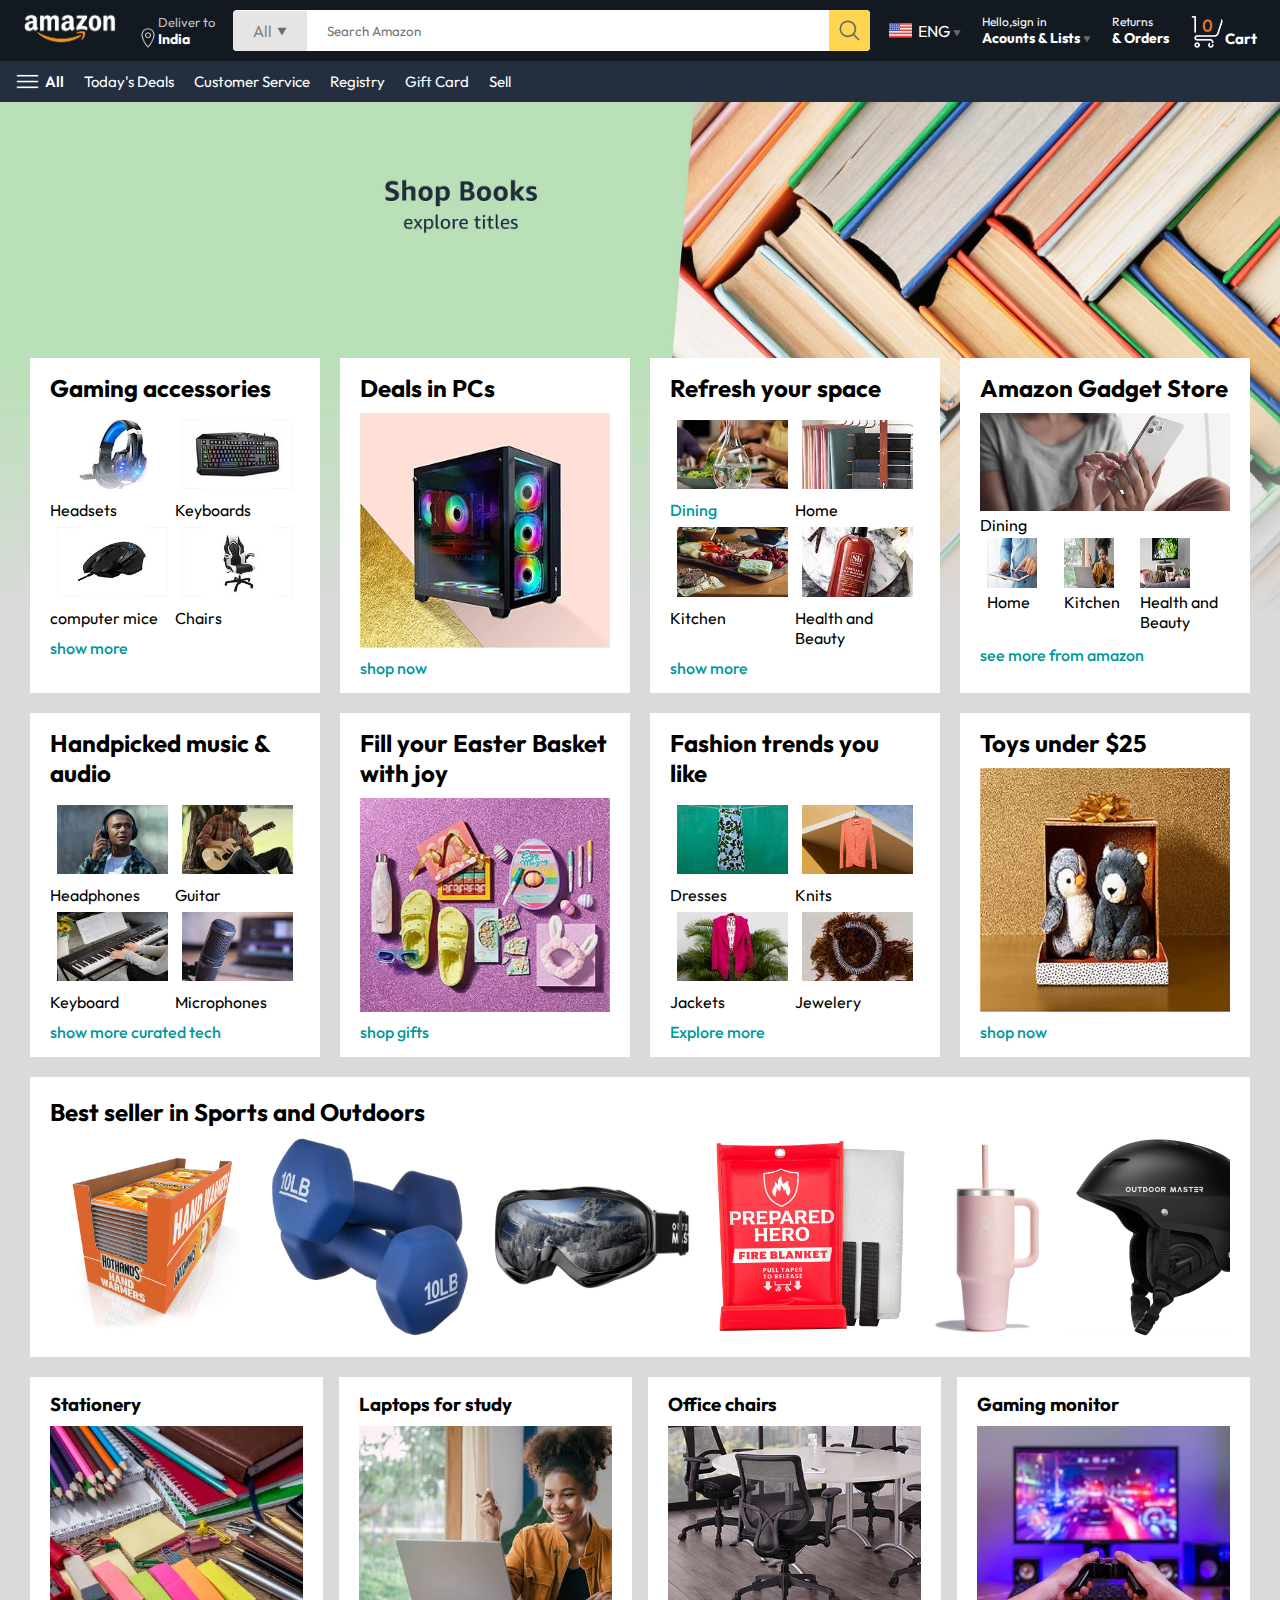
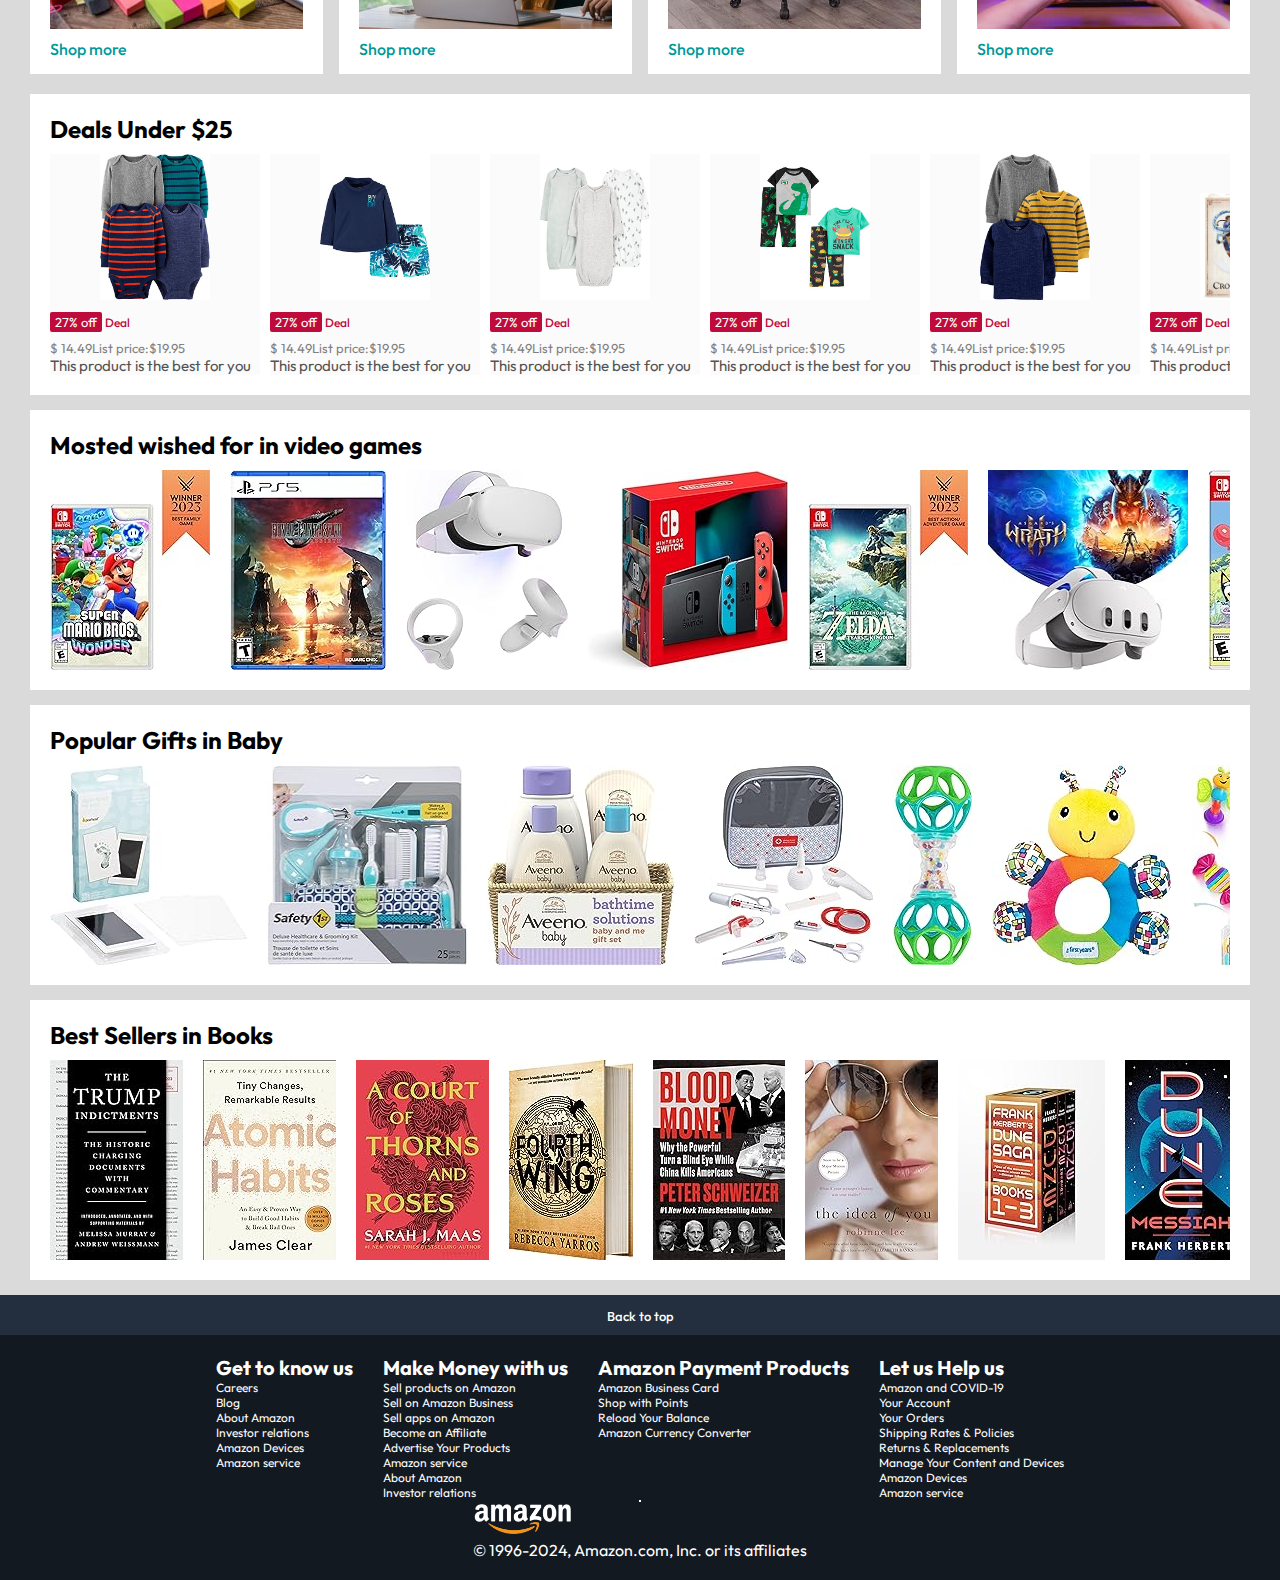
<file: index.html>
<!DOCTYPE html>
<html lang="en">
<head>
    <meta charset="UTF-8">
    <meta name="viewport" content="width=device-width, initial-scale=1.0">
    <title>Amazon Clone</title>
    <link rel="stylesheet" href="./styles.css">
    <link rel="preconnect" href="https://fonts.googleapis.com">
    <link rel="preconnect" href="https://fonts.gstatic.com" crossorigin>
    <link rel="stylesheet" href="https://cdnjs.cloudflare.com/ajax/libs/font-awesome/6.5.1/css/all.min.css" integrity="sha512-DTOQO9RWCH3ppGqcWaEA1BIZOC6xxalwEsw9c2QQeAIftl+Vegovlnee1c9QX4TctnWMn13TZye+giMm8e2LwA==" crossorigin="anonymous" referrerpolicy="no-referrer" />
    <link href="https://fonts.googleapis.com/css2?family=Outfit:wght@100..900&display=swap" rel="stylesheet">
</head>
<body>
    <nav class="nav-bar" id="top-layer">
        <a href="#"><img class="logo border" src="./images/amazon_logo.png" alt="logo"></a>
        <div class="location border">
            <img src="./images/location_icon.png">
            <div class="text">
                <p>Deliver to</p>
                <h1>India</h1>
            </div>   
        </div>
        <div class="nav-search">
            <div class="nav-search-catageory">
                <p>All</p>
                <img src="./images/dropdown_icon.png" alt="drop-down-img">
            </div>
            <input type="text" class="nav-search-text" placeholder="Search Amazon">
            <img src="./images/search_icon.png" class="nav-search-icon" alt="search-icon">
        </div>
        <div class="language border">
            <img src="./images/us_flag.png" alt="us_flag" class="flag">
            <p>ENG 
            <img src="./images/dropdown_icon.png" alt="drop-donw-img" class="drop-down-img"></p>
        </div>
        <div class="text1 border">
            <a href="./page02.html">
                <p>Hello,sign in</p>
                <h1>Acounts & Lists <img src="./images/dropdown_icon.png" alt="drop-donw-img" class="drop-down-img"></h1>
            </a>
        </div>
        <div class="text1 border">
            <a href="#">
                <p>Returns</p>
                <h1>& Orders</h1>
            </a>
        </div>
        <div class="cart border">
            <img src="./images/cart_icon.png" alt="cart_icon" class="cart-img">
            <div class="txt"><h5>Cart</h5></div>
        </div>
    </nav>
    <div class="nav-bottom">
        <div class="menu">
            <img src="./images/menu_icon.png" alt="menu_icon" class="menu_icon">
            <p>All</p>
        </div>
        <p>Today's Deals</p>
        <p>Customer Service</p>
        <p>Registry</p>
        <p>Gift Card</p>
        <p>Sell</p>
    </div>
    <div class="header">
        <a href="#" class="prev"><i class="fa-solid fa-less-than"></i></a>
        <a href="#" class="next"><i class="fa-solid fa-greater-than"></i></a>
        <ul>
            <img src="./images/header1.jpg" alt="header_img" class="header-img">
            <img src="./images/header2.jpg" alt="header_img" class="header-img">
            <img src="./images/header3.jpg" alt="header_img" class="header-img">
            <img src="./images/header4.jpg" alt="header_img" class="header-img">
            <img src="./images/header5.jpg" alt="header_img" class="header-img">
            <img src="./images/header6.jpg" alt="header_img" class="header-img">
        </ul>
    </div>
    <div class="rows">
        <div class="cols first">
            <h3>Gaming accessories</h3>
            <div class="items1 to-to">
                <div class="item1">
                    <img src="./images/headset.jpg" class="header-img">
                    <p> Headsets</p>
                </div>
                <div class="item2 "> 
                    <img src="./images/keyboard.jpg" class="keyboard-img">
                    <p>Keyboards</p>
                </div>
                <div class="item1">
                    <img src="./images/mouse.jpg" class="mouse-img">
                    <p>computer mice</p>
                </div>
                <div class="item1">
                    <img src="./images/chair.jpg" class="chair-img">
                    <p>Chairs</p>
                </div>
            </div>
            <a href="#">show more</a>
        </div>
        <div class="cols second one">
            <h3>Deals in PCs</h3>
            <img src="./images/cpu.jpg" class="cpu-img">
            <a href="#">shop now</a>
        </div>
        <div class="cols third">
            <h3>Refresh your space</h3>
                <div class="items3 to-to">
                    <div class="item3">
                        <a href="#"><img src="./images/dining.jpg" class="dining-img">
                            <p>Dining</p></a>
                    </div>
                    <div class="item3">
                        <img src="./images/home.jpg" class="home-img">
                        <p>Home</p>
                    </div>
                    <div class="item3">
                        <img src="./images/kitchen.jpg" class="kitchen-img">
                        <p>Kitchen</p>
                    </div>
                    <div class="item3">
                        <img src="./images/health and beauty.jpg" class="health-and-beauty-img">
                        <p>Health and Beauty</p>
                    </div>
                </div>
            <a href="#">show more</a>
        </div>
        <div class="cols fourth">
            <h3>Amazon Gadget Store</h3>
                <div class="items4 one-tr">
                    <div class="item4">
                        <img src="./images/smartphones.jpg" class="smartphones-img">
                        <p>Dining</p>
                    </div>
                    <div class="sub-div">
                        <div class="item4">
                            <img src="./images/tablets.jpg" class="tablets-img">
                            <p>Home</p>
                        </div>
                        <div class="item4">
                            <img src="./images/laptops.jpg" class="laptops-img">
                            <p>Kitchen</p>
                        </div>
                        <div class="item4">
                            <img src="./images/tvs.jpg" class="tv-img">
                            <p>Health and Beauty</p>
                        </div>
                    </div>
                </div>
            <a href="#">see more from amazon</a>
        </div>
        <div class="cols fifth">
            <h3>Handpicked music & audio</h3>
            <div class="items5 to-to">
                <div class="item5">
                    <img src="./images/headphones.jpg" class="headephones-img">
                    <p> Headphones</p>
                </div>
                <div class="item2">
                    <img src="./images/guitar.jpg" class="guitar-img">
                    <p>Guitar</p>
                </div>
                <div class="item1">
                    <img src="./images/musical-keyboard.jpg" class="musical-keyboard-img">
                    <p>Keyboard</p>
                </div>
                <div class="item1">
                    <img src="./images/microphones.jpg" class="microphones-img">
                    <p>Microphones</p>
                </div>
            </div>
            <a href="#">show more curated tech</a>
        </div>
        <div class="cols sixth one">
            <h3>Fill your Easter Basket with joy</h3>
            <img src="./images/gifts.jpg" class="gifts">
            <a href="#">shop gifts</a>
        </div>
        <div class="cols seventh ">
            <h3>Fashion trends you like</h3>
                <div class="items7 to-to">
                    <div class="item7">
                        <img src="./images/dresses.jpg" class="dresses-img">
                        <p>Dresses</p>
                    </div>
                    <div class="item7">
                        <img src="./images/knits.jpg" class="Knits-img">
                        <p>Knits</p>
                    </div>
                    <div class="item7">
                        <img src="./images/jackets.jpg" class="jackets-img">
                        <p>Jackets</p>
                    </div>
                    <div class="item7">
                        <img src="./images/jeweley.jpg" class="Jewelery-img">
                        <p>Jewelery</p>
                    </div>
                </div>
            <a href="#">Explore more</a>
        </div>
        <div class="cols eigth one">
            <h3>Toys under $25</h3>
            <img src="./images/toys.jpg" class="toys">
            <a href="#">shop now</a>
        </div>
        <div class="cols nine one">
            <h3>Gaming monitor</h3>
            <img src="./images/box3-4.jpg">
            <a href="#">Shop more</a>
        </div>

    </div>
    <div class="slider-product">
        <h2>Best seller in Sports and Outdoors</h2>
        <div class="products">
                <img src="./images/product1-1.jpg">
                <img src="./images/product1-2.jpg">
                <img src="./images/product1-3.jpg">
                <img src="./images/product1-4.jpg">
                <img src="./images/product1-5.jpg">
                <img src="./images/product1-6.jpg">
                <img src="./images/product1-7.jpg">
                <img src="./images/product1-8.jpg">
                <img src="./images/product1-9.jpg">
                <img src="./images/product1-10.jpg">
        </div>
    </div>
    <div class="box-row">
        <div class="box-col">
            <h3>Stationery</h3>
            <img src="./images/box3-1.jpg">
            <a href="#">Shop more</a>
        </div>
        <div class="box-col">
            <h3>Laptops for study</h3>
            <img src="./images/box3-2.jpg">
            <a href="#">Shop more</a>
        </div>
        <div class="box-col">
            <h3>Office chairs</h3>
            <img src="./images/box3-3.jpg">
            <a href="#">Shop more</a>
        </div>
        <div class="box-col">
            <h3>Gaming monitor</h3>
            <img src="./images/box3-4.jpg">
            <a href="#">Shop more</a>
        </div>
    </div>
    <div class="slider-with-price">
        <h2>Deals Under $25</h2>
        <div class="products">
            <div class="product-card">
                <div class="img-container">
                    <img src="./images/product2-1.jpg">
                </div>
                <div class="product-offer">
                    <p>27% off</p> <span>Deal</span>
                </div>
                <p class="product-price">$ <span>14.49</span>List price:$19.95</p>
                <h4>This product is the best for you</h4>
            </div>
            <div class="product-card">
                <div class="img-container">
                    <img src="./images/product2-2.jpg">
                </div>
                <div class="product-offer">
                    <p>27% off</p> <span>Deal</span>
                </div>
                <p class="product-price">$ <span>14.49</span>List price:$19.95</p>
                <h4>This product is the best for you</h4>
            </div>
            <div class="product-card">
                <div class="img-container">
                    <img src="./images/product2-3.jpg">
                </div>
                <div class="product-offer">
                    <p>27% off</p> <span>Deal</span>
                </div>
                <p class="product-price">$ <span>14.49</span>List price:$19.95</p>
                <h4>This product is the best for you</h4>
            </div>
            <div class="product-card">
                <div class="img-container">
                    <img src="./images/product2-4.jpg">
                </div>
                <div class="product-offer">
                    <p>27% off</p> <span>Deal</span>
                </div>
                <p class="product-price">$ <span>14.49</span>List price:$19.95</p>
                <h4>This product is the best for you</h4>
            </div>
            <div class="product-card">
                <div class="img-container">
                    <img src="./images/product2-5.jpg">
                </div>
                <div class="product-offer">
                    <p>27% off</p> <span>Deal</span>
                </div>
                <p class="product-price">$ <span>14.49</span>List price:$19.95</p>
                <h4>This product is the best for you</h4>
            </div>
            <div class="product-card">
                <div class="img-container">
                    <img src="./images/product2-6.jpg">
                </div>
                <div class="product-offer">
                    <p>27% off</p> <span>Deal</span>
                </div>
                <p class="product-price">$ <span>14.49</span>List price:$19.95</p>
                <h4>This product is the best for you</h4>
            </div>
            <div class="product-card">
                <div class="img-container">
                    <img src="./images/product2-7.jpg">
                </div>
                <div class="product-offer">
                    <p>27% off</p> <span>Deal</span>
                </div>
                <p class="product-price">$ <span>14.49</span>List price:$19.95</p>
                <h4>This product is the best for you</h4>
            </div>
            <div class="product-card">
                <div class="img-container">
                    <img src="./images/product2-8.jpg">
                </div>
                <div class="product-offer">
                    <p>27% off</p> <span>Deal</span>
                </div>
                <p class="product-price">$ <span>14.49</span>List price:$19.95</p>
                <h4>This product is the best for you</h4>
            </div>
            <div class="product-card">
                <div class="img-container">
                    <img src="./images/product2-9.jpg">
                </div>
                <div class="product-offer">
                    <p>27% off</p> <span>Deal</span>
                </div>
                <p class="product-price">$ <span>14.49</span>List price:$19.95</p>
                <h4>This product is the best for you</h4>
            </div>
            <div class="product-card">
                <div class="img-container">
                    <img src="./images/product2-10.jpg">
                </div>
                <div class="product-offer">
                    <p>27% off</p> <span>Deal</span>
                </div>
                <p class="product-price">$ <span>14.49</span>List price:$19.95</p>
                <h4>This product is the best for you</h4>
            </div>
        </div>
    </div>
    <div class="slider-product">
        <h2>Mosted wished for in video games</h2>
        <div class="products">
                <img src="./images/products12-1.jpg ">
                <img src="./images/products12-2.jpg">
                <img src="./images/products12-3.jpg">
                <img src="./images/products12-4.jpg">
                <img src="./images/products12-5.jpg">
                <img src="./images/product12-6.jpg">
                <img src="./images/product12-7.jpg">
                <img src="./images/product12-8.jpg">
                <img src="./images/product12-9.jpg">
                <img src="./images/product12-10.jpg">
        </div>
    </div>
    <div class="slider-product">
        <h2>Popular Gifts in Baby</h2>
        <div class="products">
                <img src="./images/products13-1.jpg ">
                <img src="./images/products13-2.jpg">
                <img src="./images/products13-3.jpg">
                <img src="./images/products13-4.jpg">
                <img src="./images/products13-5.jpg">
                <img src="./images/products13-6.jpg">
                <img src="./images/products13-7.jpg">
                <img src="./images/products13-8.jpg">
                <img src="./images/products13-9.jpg">
                <img src="./images/products13-10.jpg">
        </div>
    </div>
    <div class="slider-product">
        <h2>Best Sellers in Books</h2>
        <div class="products">
                <img src="./images/products14-1.jpg ">
                <img src="./images/products14-2.jpg">
                <img src="./images/products14-3.jpg">
                <img src="./images/products14-4.jpg">
                <img src="./images/products14-5.jpg">
                <img src="./images/products14-6.jpg">
                <img src="./images/products14-7.jpg">
                <img src="./images/products14-8.jpg">
                <img src="./images/products14-9.jpg">
                <img src="./images/products14-10.jpg">
        </div>
    </div>
    <div class="footer-top">
        <a href="#top-layer">Back to top</a>
    </div>      
    <footer>
        <div class="text-container">
            <div class="text">
                <h6>Get to know us</h6>
                
                    <a href="#"><li>Careers</li></a>
                    <a href="#"><li>Blog</li></a>
                    <a href="#"><li>About Amazon</li></a>
                    <a href="#"><li>Investor relations</li></a>
                    <a href="#"><li>Amazon Devices</li></a>    
                    <a href="#"><li>Amazon service</li></a>
                
            </div>
            <div class="text">
                <h6>Make Money with us</h6>
                <a href="#"><li>Sell products on Amazon</li></a>
                <a href="#"><li>Sell on Amazon Business</li></a>
                <a href="#"><li>Sell apps on Amazon</li></a>
                <a href="#"><li>Become an Affiliate</li></a>
                <a href="#"><li>Advertise Your Products</li></a>    
                <a href="#"><li>Amazon service</li></a>
                <a href="#"><li>About Amazon</li></a>
                <a href="#"><li>Investor relations</li></a>
            </div>
            <div class="text">
                <h6>Amazon Payment Products</h6>
                <a href="#"><li>Amazon Business Card</li></a>
                <a href="#"><li>Shop with Points</li></a>
                <a href="#"><li>Reload Your Balance</li></a>
                <a href="#"><li>Amazon Currency Converter</li></a>
            </div>
            <div class="text">
                <h6>Let us Help us</h6>
                
                    <li>Amazon and COVID-19</li>
                    <li>Your Account</li>
                    <li>Your Orders</li>
                    <li>Shipping Rates & Policies</li>
                    <li>Returns & Replacements</li>
                    <li>Manage Your Content and Devices</li>
                    <a href="#"><li>Amazon Devices</li></a>    
                    <a href="#"><li>Amazon service</li></a>
                
            </div>
        </div>
        <hr color="white">
        <div class="main-footer">
            <img src="./images/amazon_logo.png" width="100" alt="">
            <p>© 1996-2024, Amazon.com, Inc. or its affiliates</p>
        </div>
    </footer>
    <script src="./scripts.js"></script>
</body>

</html>
</file>
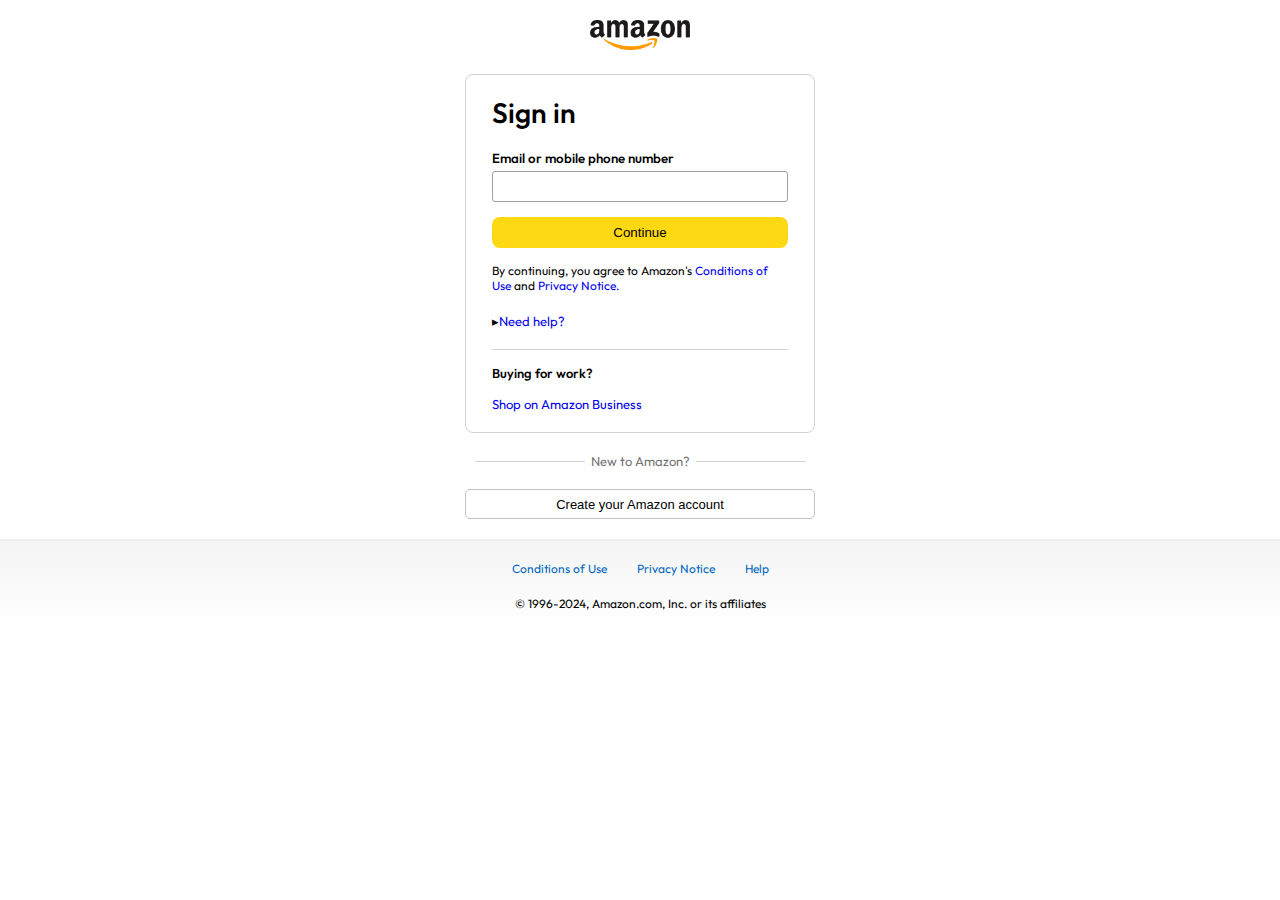
<file: page02.html>
<!DOCTYPE html>
<html lang="en">
<head>
    <meta charset="UTF-8">
    <meta name="viewport" content="width=device-width, initial-scale=1.0">
    <title>Sign-in</title>
    <link rel="stylesheet" href="./sign-in.css"> 
    <link rel="preconnect" href="https://fonts.googleapis.com">
    <link rel="preconnect" href="https://fonts.gstatic.com" crossorigin>
    <link href="https://fonts.googleapis.com/css2?family=Outfit:wght@100..900&display=swap" rel="stylesheet">
    <link rel="stylesheet" href="https://cdnjs.cloudflare.com/ajax/libs/font-awesome/6.5.1/css/all.min.css" integrity="sha512-DTOQO9RWCH3ppGqcWaEA1BIZOC6xxalwEsw9c2QQeAIftl+Vegovlnee1c9QX4TctnWMn13TZye+giMm8e2LwA==" crossorigin="anonymous" referrerpolicy="no-referrer" />
</head>
<body>
    <a href="./index.html"><img class="brand-logo" src="./images/amazon_logo_dark.png" width="100px" alt=""></a>
    <div class="auth-container">
        <h1 class="auth-title">Sign in</h1>
        <h5 class="input-label">Email or mobile phone number</h5>
        <input type="text" >
        <button>Continue</button>
        <p class="auth-terms">By continuing, you agree to Amazon's <span><a href="#">Conditions of Use</a></span> and <span><a href="#">Privacy Notice.</a></span></p>
        <p class="auth-help">&#9656<span><a href="#">Need help?</a></span></p>
        <hr>
        <h4>Buying for work?</h4>
        <p class="business-link"><span><a href="#">Shop on Amazon Business</a></span></p>
    </div>
    <div class="signup-text-section">
        <hr><p>New to Amazon?</p><hr>
    </div>
    <a href="./page03.html"><button class="signup-button">Create your Amazon account</button></a>
    <footer>
        <div class="footer-nav">
            <a href="#"> Conditions of Use </a>
            <a href="#"> Privacy Notice </a>
            <a href="#"> Help </a>
        </div>
        <p class="footer-note">
            © 1996-2024, Amazon.com, Inc. or its affiliates
        </p>
    </footer>
</body>
</html>
</file>
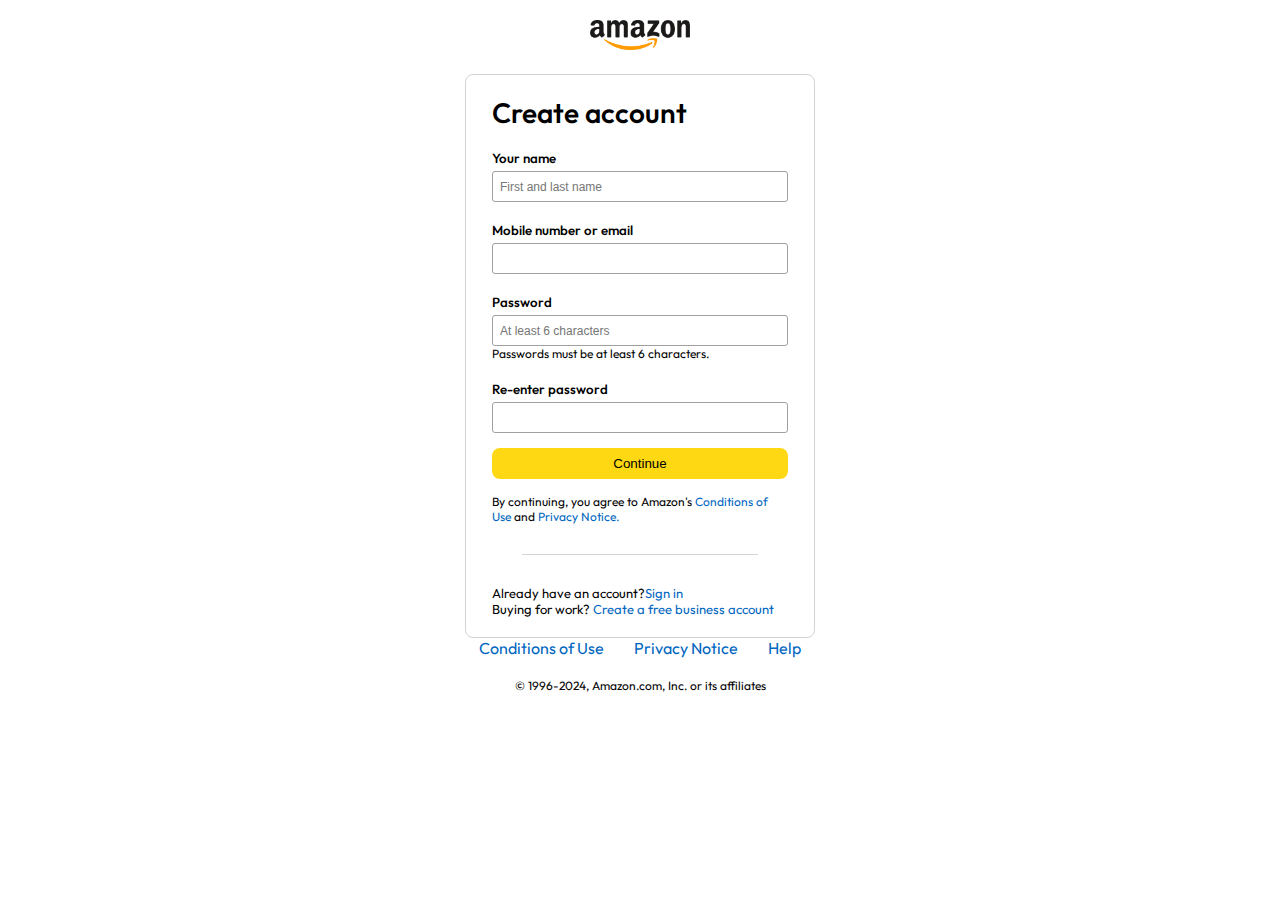
<file: page03.html>
<!DOCTYPE html>
<html lang="en">
<head>
    <meta charset="UTF-8">
    <meta name="viewport" content="width=device-width, initial-scale=1.0">
    <title>Sign-up</title>
    <link href="./sign-up.css" rel="stylesheet">
    <link rel="preconnect" href="https://fonts.googleapis.com">
    <link rel="preconnect" href="https://fonts.gstatic.com" crossorigin>
    <link href="https://fonts.googleapis.com/css2?family=Outfit:wght@100..900&display=swap" rel="stylesheet">
    <link rel="stylesheet" href="https://cdnjs.cloudflare.com/ajax/libs/font-awesome/6.5.1/css/all.min.css" integrity="sha512-DTOQO9RWCH3ppGqcWaEA1BIZOC6xxalwEsw9c2QQeAIftl+Vegovlnee1c9QX4TctnWMn13TZye+giMm8e2LwA==" crossorigin="anonymous" referrerpolicy="no-referrer" />
</head>
<body>
    <a href="./index.html"><img class="brand-logo" src="./images/amazon_logo_dark.png" width="100px" alt=""></a>
    <div class="auth-form-container">
        <h1 class="auth-title">Create account</h1>
        <h5 class="form-label">Your name</h5>
        <input type="text" placeholder="First and last name">
        <h5 class="form-label">Mobile number or email</h5>
        <input type="text">
        <h5 class="form-label">Password</h5>
        <input type="password" placeholder="At least 6 characters">
        <p class="password-info">Passwords must be at least 6 characters.</p>
        <h5 class="form-label">Re-enter password</h5>
        <input type="password">
        <button class="continue-button">Continue</button>
        <p class="auth-terms">By continuing, you agree to Amazon's <span>Conditions of Use</span> and <span>Privacy Notice.</span></p>
        <hr class="section-divider">
        <p class="redirect-link">Already have an account?<a href="./page01.html">Sign in</a></p>
        <p class="redirect-link">Buying for work? <a href="#">Create a free business account</a></p>
    </div>
    <footer>
        <div class="footer-nav">
            <a href="#"> Conditions of Use </a>
            <a href="#"> Privacy Notice </a>
            <a href="#"> Help </a>
        </div>
        <p class="footer-note">
            © 1996-2024, Amazon.com, Inc. or its affiliates
        </p>
    </footer>
</body>
</html>
</file>
<file: styles.css>
*{
    margin:0;
    padding: 0;
    box-sizing: border-box;
    font-family: "Outfit", sans-serif;
}
body{
    background-color: #dadada;
}
a{
    text-decoration: none;
    color: inherit;
}
nav{
    display: flex;
    justify-content: space-between;
    align-items: center;
    background-color: #131921;
    color: #ffffff;
    padding: 10px 20px;
}
img{
    cursor: pointer;
}
nav .logo{
    width: 100px;
}
.location{
    display: flex;
    align-items: end;
    color: #c4c4c4;
    margin-left: 15px;
    justify-content: center;
    font-size: 13px;
}
.location img{
    height: 20px;
}
.location h1{
    color: white;
    font-size: 14px;
}
.nav-search{
    display: flex;
    flex: 1;
    align-items: center;
    color: gray;
    max-width: 1000px;
    background-color: white;
    border-radius: 4px;
    margin-left: 15px;
}
.nav-search-catageory{
    display: flex;
    align-items: center;
    background-color: #e5e5e5;
    padding: 10px 20px;
    gap: 5px;
    border-radius: 4px 0 0 4px;
}
.nav-search-catageory img{
    height: 10px;
}
.nav-search-text{
    border: none;
    outline:none;
    padding-left: 20px;
    width: 100%;
}
.nav-search-icon{
    max-width: 41px;
    background-color: #ffd64f;
    padding: 8px;
    border-radius: 0px 4px 4px 0px;
}
.language{
    display: flex;
    align-items: center;
    margin-left: 15px;
    gap: 5px;
}
.language .flag{
    width:25px;
}
.drop-down-img{
    width: 8px;
    margin-top: 3px;
}
.text1{
    margin-left:15px;
}
.text1 p{
    font-size: 12px;
}
.text1 h1{
    font-size: 14px;
}
.cart{
    display: flex;
    text-align: center;
    margin-left: 15px;
}
.cart-img{
    width: 35px;
}
.cart .txt{
    display: flex;
    align-items: end;
    font-size: 18px;
}
.nav-bottom{
    display: flex;
    align-items: center;
    padding: 8px 15px;
    color: white;
    background-color: #232f3e;
    gap: 20px;
    font-size: 15px;
}
.menu{
    display: flex;
    align-items: center;
    gap:5px;
    font-weight: 600;
}
.menu_icon{
    width: 25px;
}   
.header ul{
    display: flex;
    overflow-y: hidden;
}
.header-img{
    max-width: 100%;
    mask-image: linear-gradient(to bottom,#000000 50%,transparent 100%) ;
}
.header a{
    position: absolute;
    top:30%;
    z-index:1;
    color:rgb(34, 32, 32);
    font-size:50px;
    font-weight: lighter;
    padding:5vh 1vw;
    cursor: pointer;
}
.next{
    right: 0;
}
.rows{
    display: grid;
    grid-template-columns: repeat(4,1fr );    
    gap: 20px;
    margin: 20px 30px;
    margin-top: -20vw;
}
.rows p{
    font-size: 1rem;
}
.rows h3{
    font-size: 1.5rem;
}
.cols{
    display: flex;
    flex-direction: column;
    gap: 10px;
    padding: 15px 20px;
    background: #fff;
    z-index:1;
}
.to-to img{
    width: 100%;
    height: auto;
    padding: 7px 7px;
}
.to-to{
    display: grid;
    grid-template-columns: 1fr 1fr;
}
.one img{
    width:100%;
    height: 80%; 
}
.smartphones-img{
    width: 100%;
    height: auto;
}
.sub-div{
    display: flex;
    gap: 5px;
    padding: 3px 7px;
}
.sub-div img{
    width: 30%;
    min-width: 50px;
    min-height: 50px;
}
.rows a{
    font-size: 0.8 rem;
    color: #009999;
    font-weight: 500;
}
.rows a:hover{
    font-size: 0.80rem;
    color: red;
    font-weight: 500;
    text-decoration: underline;
}
.slider-product{
    background-color: #fff;
    margin: 0 30px;
    padding: 20px;
    margin-bottom:15px;
}
.products{
    display: flex;
    gap: 20px;
    overflow-x: auto;
    margin-top: 10px;
}
.products img{
    max-width: 200px;
    max-height: 200px;
}
.box-row{
    display: flex;
    flex-wrap: wrap;
    row-gap: 20px;
    justify-content: space-between;
    margin: 20px 30px;
}
.box-col{
    display:flex;
    flex-direction: column;
    gap:10px;
    padding: 15px 20px;
    background: #fff;
    max-width: 24%;
    min-height: 200px;
}
.box-row a{
    font-weight: 13px;
    color: #009999;
    font-weight: 500;
}
.slider-with-price{
    background-color: #fff;
    margin: 0 30px;
    padding: 20px;
    margin-bottom: 15px;
}
.slider-with-price .products{
    display: flex;
    overflow-x: auto;
    gap: 10px;
    margin-top: 10px;
}
.slider-with-price .products::-webkit-scrollbar{
    display: none;
}
.product-card{
    display: flex;
    flex-direction: column;
    justify-content: end;
    min-width: 210px;
    background: #fbfbfb;
}
.product-card img{
    width:110px;
    margin:0 50px;
}
.product-offer p{
    background-color: #be0b3b;
    color: #fff;
    display: inline-block;
    padding: 2px 5px;
    border-radius: 2px;
    margin: 8px 0;
    font-size: 13px;
}
.product-offer span{
    color:#be0b3b;
    font-weight: 500;
    font-size: 12px;
}
.product-price{
    color: gray;
    font-size: 13px;
}
.product-card h4{
    color:#525252;
    font-size: 15px;
    font-weight: 400;
}
.border{
    border: 3px solid transparent;
}
.border:hover{
    border: 1.5px solid white;
    cursor: pointer;
}
.cols.nine.one {
    display: none;
}
.footer-top{
    width: 100%;
    background-color: #232f3e;
    text-align: center;
    padding: 10px;
}
.footer-top a{
    color: white;
    font-weight: 500;
    font-size: 13px;
}
.footer-top:hover{
    background-color: gray;
}
.container{
    width: 100%;
    background-color: #131921;
}
.text-container{
    display: flex;
    justify-content: space-evenly;
    gap: 30px;
    font-weight: 400;
}
.text-container h6{
    font-size: 20px;
}
.text-container .text li{
    list-style: none;
    font-size: 12px;
}
.text-container a{
    text-decoration: none;
    color: white;
}
footer {
    display: flex;
    flex-direction: column;
    justify-content: space-between;
    align-items: center;
    color: white;
    background-color: #131921;
    padding: 20px 60px;
}
@media only screen and (max-width: 900px){
    nav{
        flex-wrap: wrap;
    }
    .nav-search{
        order: 7;
        margin: 15px 0 5px;
        min-width: 300px;
    }
    .rows {
        grid-template-columns: repeat(3, 1fr);
        margin: 20px 15px;
      }
    
      .cols {
        padding: 10px;
      }
      .cols.nine.one {
        display: flex; 
      }
}

@media only screen and (max-width: 600px){
    .location, .language, .text1, .cart{
        display: none;
    }
    .nav-bottom{
        font-size: 13px;
        gap: 10px;
        overflow-x: scroll;
    }
    .nav-bottom::-webkit-scrollbar{
       display: none;
    }
    .nav-search{
        position: absolute;
        left: 150px;
        top: -10px;
    }
    .nav-bottom p{
        text-wrap: nowrap;
    }
    .mobile-user-icon{
        display: flex !important;
        flex: 1;
        justify-content: flex-end;
    }
    .mobile-user-icon img{
        width: 25px;
    }
    .nav-cart h4{
        display: none;
    }
    .nav-cart img{
        width: 25px;
    }
    .header-slider a{
        top: 24%;
        padding: 2vh 1vw;
        font-size: 15px;
    }
    footer{
        justify-content: center;
        flex-direction: column;
        font-size: 14px;
    }
    .rows{
        grid-template-columns: repeat(2, 1fr);
        margin: 20px 10px;
    }
    .cols{
        padding: 8px;
    }
    .cols.nine.one {
        display: none;
    }
}
</file>
<file: sign-in.css>
*{
    padding: 0;
    margin: 0;
    box-sizing: border-box;
    text-decoration: none;
}
body{
    background-color: #ffffff;
    text-align: center;
    font-family: Outfit;
    min-height: 100vh;
}
.brand-logo{
    margin-top: 20px;
}
.auth-container{
    max-width:350px;
    border: 1px solid #d2d2d2;
    margin: auto;
    margin-top: 20px;
    padding: 20px 26px;
    border-radius: 8px;
    text-align: left;
}

.auth-container h1,
.auth-container h4,
.auth-container h5{
    font-weight:550;
}
.auth-title{
    font-size: 28px;
    font-weight: 400;
}
.input-label{
    margin-top: 20px;
}
.auth-container input{
    width: 100%;
    height: 31px;
    margin-top: 5px;
    padding: 3px 7px;
    border: 1px solid #a0a0a0;
    border-radius: 3px;
    font-size: 12px;
}
.auth-container input:focus{
    outline: 3px solid #c2f2ff;
}
.auth-container button{
    width: 100%;
    height: 31px;
    margin: 15px 0px;
    background: #FFD814;
    border: none;
    border-radius: 8px;
    cursor: pointer;
}
.auth-container button:hover{
    background: #ebc712;
}
.auth-terms{
    font-size: 12px;
}
.auth-container p span{
    color: #0066c0;
}
.auth-help{
    font-size: 13px;
    margin: 20px 0px;
}
hr{
    border: none;
    height: 1px;
    background-color: #d4d4d4;
}
.auth-container h4{
    margin: 15px 0px;
    font-size: 13px;
}
.business-link{
    font-size: 13px;
}
.signup-text-section{
    width: 350px;
    font-size: 13px;
    color: #737373;
    margin: 20px auto;
    display: flex;
    align-items: center;
    justify-content: center;
    gap: 6px;
}
.signup-text-section hr{
    width: 110px;
}
.signup-button{
    width: 350px;
    height: 30px;
    font-size: 13px;
    background-color: white;
    border-radius: 5px;
    border: 1px solid #c3c3c3;
}
.signup-button:hover{
    background-color: #f1f1f1;
}

footer {
    width: 100%;
    height: auto;
    max-height: 200px;
    margin-top: 20px;
    padding: 20px 0px;
    background: linear-gradient(to bottom, #f4f4f4, #ffffff);
    border-top: 2px solid #ededed;
    font-size: 12px;
    position: relative;
    clear: both; 
}

footer .footer-nav {
    display: flex;
    justify-content: center;
    gap: 30px;
    margin-bottom: 20px;
}
footer .footer-nav a{
    text-decoration: none;
    color: #0066c0;
}
a,button{
    cursor: pointer;
}
</file>
<file: sign-up.css>
*{
    padding: 0;
    margin: 0;
    box-sizing: border-box;
    text-decoration: none;
}
body{
    background-color: #ffffff;
    text-align: center;
    font-family: Outfit;
    min-height: 100vh;
}
.brand-logo{
    margin-top: 20px;
}
.auth-form-container{
    max-width:350px;
    border: 1px solid #d2d2d2;
    margin: auto;
    margin-top: 20px;
    padding: 20px 26px;
    border-radius: 8px;
    text-align: left;
}
.auth-title{
    font-size: 28px;
    font-weight: 400;
}
.auth-form-container h1,
.auth-form-container h4,
.auth-form-container h5{
    font-weight:550;
}
.form-label{
    margin-top: 20px;
}
.auth-form-container input{
    width: 100%;
    height: 31px;
    margin-top: 5px;
    padding: 3px 7px;
    border: 1px solid #a0a0a0;
    border-radius: 3px;
    font-size: 12px;
}
.auth-form-container input:focus{
    outline: 3px solid #c2f2ff;
}
.continue-button{
    width: 100%;
    height: 31px;
    margin: 15px 0px;
    background: #FFD814;
    border: none;
    border-radius: 8px;
    cursor: pointer;
}
.continue-button:hover{
    background: #ebc712;
}
.password-info{
    font-size: 12px;
}
.auth-terms{
    font-size: 12px;
}
.auth-form-container p span{
    color: #0066c0;
}
.redirect-link{
    font-size: 13px;
}
.section-divider{
    margin: 30px;
    border: none;
    height: 1px;
    background-color: #d4d4d4;
}
.footer-nav {
    display: flex;
    justify-content: center;
    gap: 30px;
    margin-bottom: 20px;
}
.footer-nav a{
    text-decoration: none;
    color: #0066c0;
}
.footer-note {
    font-size: 12px;
}
a{
    text-decoration: none;
    color: #0066c0;
    cursor: pointer;
}
</file>
